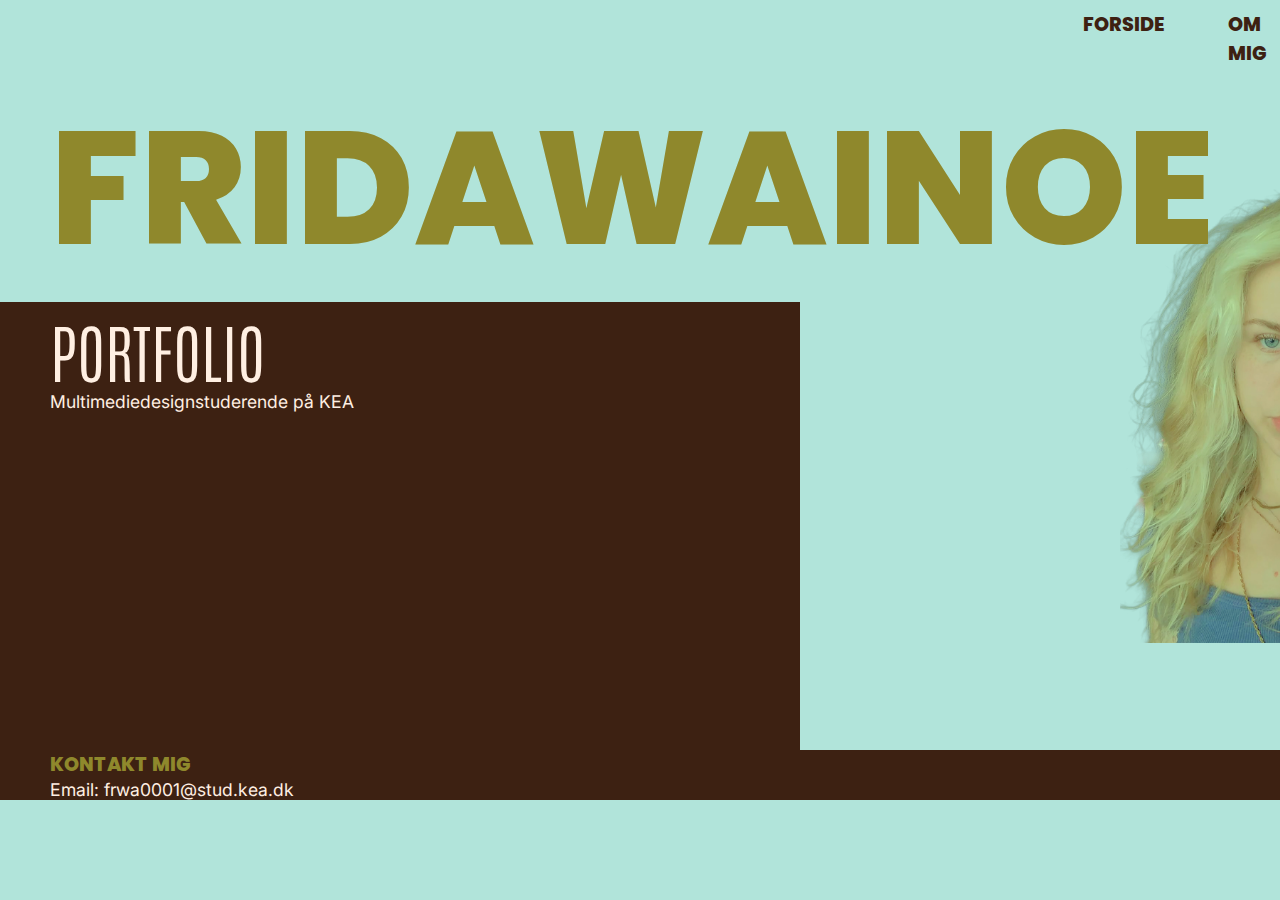
<file: index.html>
<!DOCTYPE html>
<html lang="da">

<head>
    <meta charset="UTF-8">
    <meta name="viewport" content="width=device-width, initial-scale=1.0">
    <meta name="robots" content="noindex">
    <title>Forside</title>

    <link rel="stylesheet" href="style.css">
    <link rel="stylesheet" href="layout.css">
    <link rel="icon" type="image/x-icon" href="img/disko.svg">
    <link rel="preconnect" href="https://fonts.googleapis.com">
    <link rel="preconnect" href="https://fonts.gstatic.com" crossorigin>
    <link
        href="https://fonts.googleapis.com/css2?family=Antonio:wght@100..700&family=Inter:ital,opsz,wght@0,14..32,100..900;1,14..32,100..900&family=Poppins:ital,wght@0,100;0,200;0,300;0,400;0,500;0,600;0,700;0,800;0,900;1,100;1,200;1,300;1,400;1,500;1,600;1,700;1,800;1,900&display=swap"
        rel="stylesheet">
</head>


<body class="side1">
    <header>
        <nav class="menu">
            <div class="logo">
                <h3>FRIDAWAINOE</h3>
            </div>
            <ul class="links">
                <li> <a href="index.html">FORSIDE</a></li>
                <li> <a href="om_mig.html">OM MIG</a></li>
                <li> <a href="projekter.html">PROJEKTER</a></li>
            </ul>
            <div class="burger">
                <div class="line"></div>
                <div class="line"></div>
                <div class="line"></div>
            </div>
        </nav>
    </header>

    <main>
        <section>
            <div class="overskrift-slidein">
                <h1>FRIDAWAINOE</h1>
            </div>
            <h2>PORTFOLIO</h2>
            <p>Multimediedesignstuderende på KEA</p>
            <div class="firkant">
            </div>
        </section>
    </main>

    <footer class="footer">
        <h3>KONTAKT MIG</h3>
        <p>
            Email: <a href="mailto:frwa0001@stud.kea.dk">frwa0001@stud.kea.dk</a>
        </p>
    </footer>
    <script src="menu.js" defer></script>
</body>

</html>
</file>
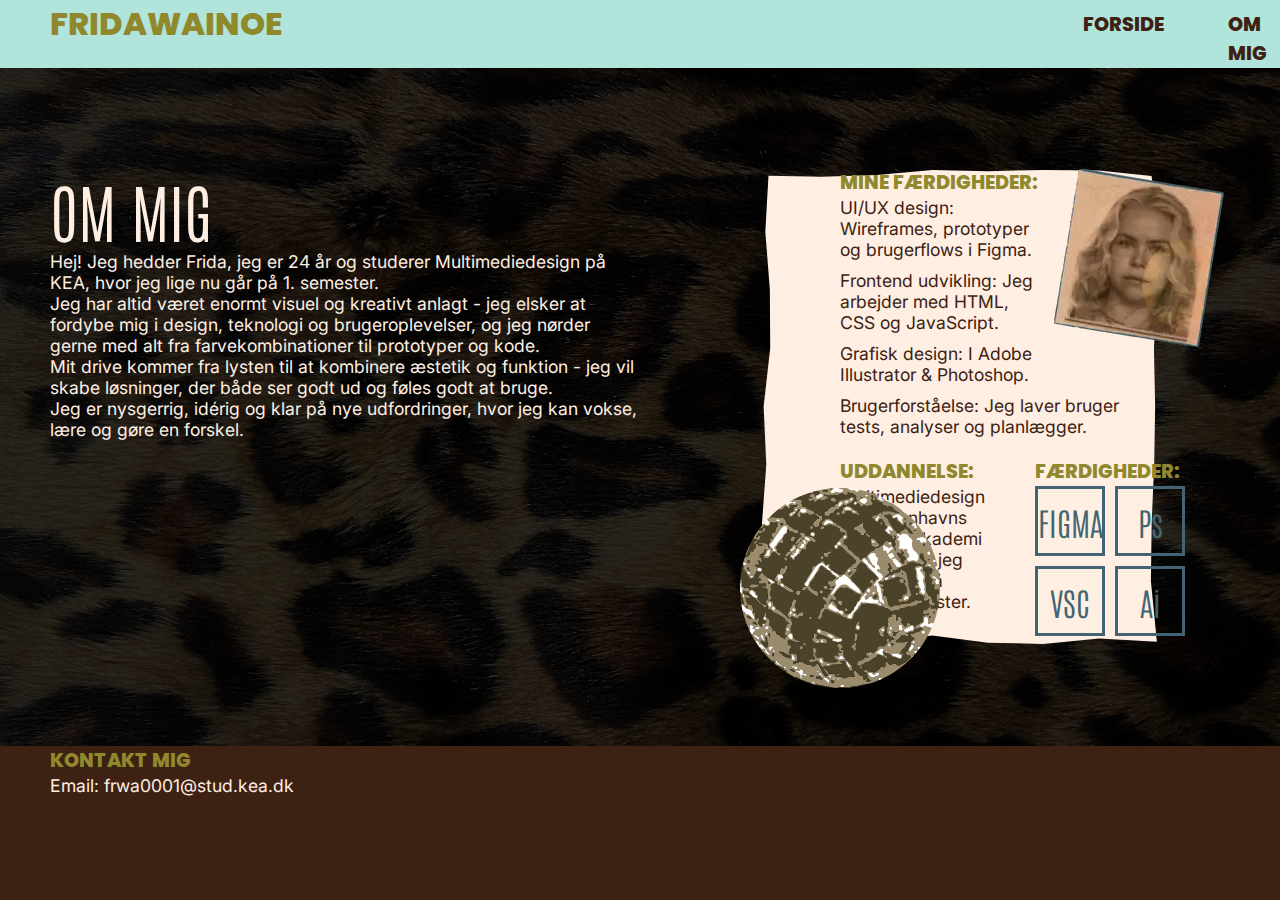
<file: om_mig.html>
<!DOCTYPE html>
<html lang="da">

<head>
    <meta charset="UTF-8">
    <meta name="viewport" content="width=device-width, initial-scale=1.0">
    <meta name="robots" content="noindex">
    <title>Om mig</title>

    <link rel="stylesheet" href="style.css">
    <link rel="stylesheet" href="layout.css">
    <link rel="icon" type="image/x-icon" href="img/disko.svg">
    <link rel="preconnect" href="https://fonts.googleapis.com">
    <link rel="preconnect" href="https://fonts.gstatic.com" crossorigin>
    <link
        href="https://fonts.googleapis.com/css2?family=Antonio:wght@100..700&family=Inter:ital,opsz,wght@0,14..32,100..900;1,14..32,100..900&family=Poppins:ital,wght@0,100;0,200;0,300;0,400;0,500;0,600;0,700;0,800;0,900;1,100;1,200;1,300;1,400;1,500;1,600;1,700;1,800;1,900&display=swap"
        rel="stylesheet">
</head>


<body class="side2">
    <header>
        <nav class="menu">
            <div class="logo">
                <h3>FRIDAWAINOE</h3>
            </div>
            <ul class="links">
                <li> <a href="index.html">FORSIDE</a></li>
                <li> <a href="om_mig.html">OM MIG</a></li>
                <li> <a href="projekter.html">PROJEKTER</a></li>
            </ul>
            <div class="burger">
                <div class="line"></div>
                <div class="line"></div>
                <div class="line"></div>
            </div>
        </nav>
    </header>

    <main>
        <section class="om_mig">
            <div class="box2">
                <h1>OM MIG</h1>
                <p>Hej! Jeg hedder Frida, jeg er 24 år og studerer Multimediedesign på KEA, hvor jeg lige nu går på 1.
                    semester.
                </p>
                <p>
                    Jeg har altid været enormt visuel og kreativt anlagt - jeg elsker at fordybe mig i design, teknologi
                    og
                    brugeroplevelser, og jeg nørder gerne med alt fra farvekombinationer til prototyper og
                    kode.
                </p>
                <p>
                    Mit drive kommer fra lysten til at kombinere æstetik og funktion - jeg vil skabe løsninger, der både
                    ser
                    godt ud og føles godt at bruge. </p>
                <p>Jeg er nysgerrig, idérig og klar på nye udfordringer, hvor jeg kan vokse, lære og gøre
                    en forskel.</p>
            </div>

            <div class="papir">
                <div class="box3">
                    <img class="mig" src="img/mig.webp" alt="billede af mig">
                    <div class="box3-1">
                        <h4> MINE FÆRDIGHEDER:</h4>

                        <p> UI/UX design: Wireframes, prototyper og
                            brugerflows i Figma.
                        </p>
                        <p>
                            Frontend udvikling: Jeg arbejder med HTML, CSS og JavaScript.
                        </p>
                        <p>
                            Grafisk design: I Adobe Illustrator & Photoshop.
                        </p>
                    </div>
                    <p>
                        Brugerforståelse: Jeg laver bruger tests, analyser og planlægger.</p>
                    <div class="box3-2">
                        <div class="box3-2-1">
                            <h4>UDDANNELSE:</h4>

                            <p>Multimediedesign på Københavns Erhvervsakademi (KEA), hvor jeg aktuelt er på første
                                semester.
                            </p>
                        </div>
                        <div class="box3-2-2">
                            <h4>FÆRDIGHEDER:</h4>
                            <div class="minibox">
                                <h5>FIGMA</h5>
                                <h5>Ps</h5>
                                <h5>VSC</h5>
                                <h5>Ai</h5>
                            </div>
                        </div>
                    </div>
                </div>
            </div>
            <img class="disko" src="img/disko.svg" alt="diskokugle">
        </section>

    </main>

    <footer class="footer">
        <h3>KONTAKT MIG</h3>
        <p>
            Email: <a href="mailto:frwa0001@stud.kea.dk">frwa0001@stud.kea.dk</a>
        </p>
    </footer>
    <script src="menu.js"></script>
</body>

</html>
</file>
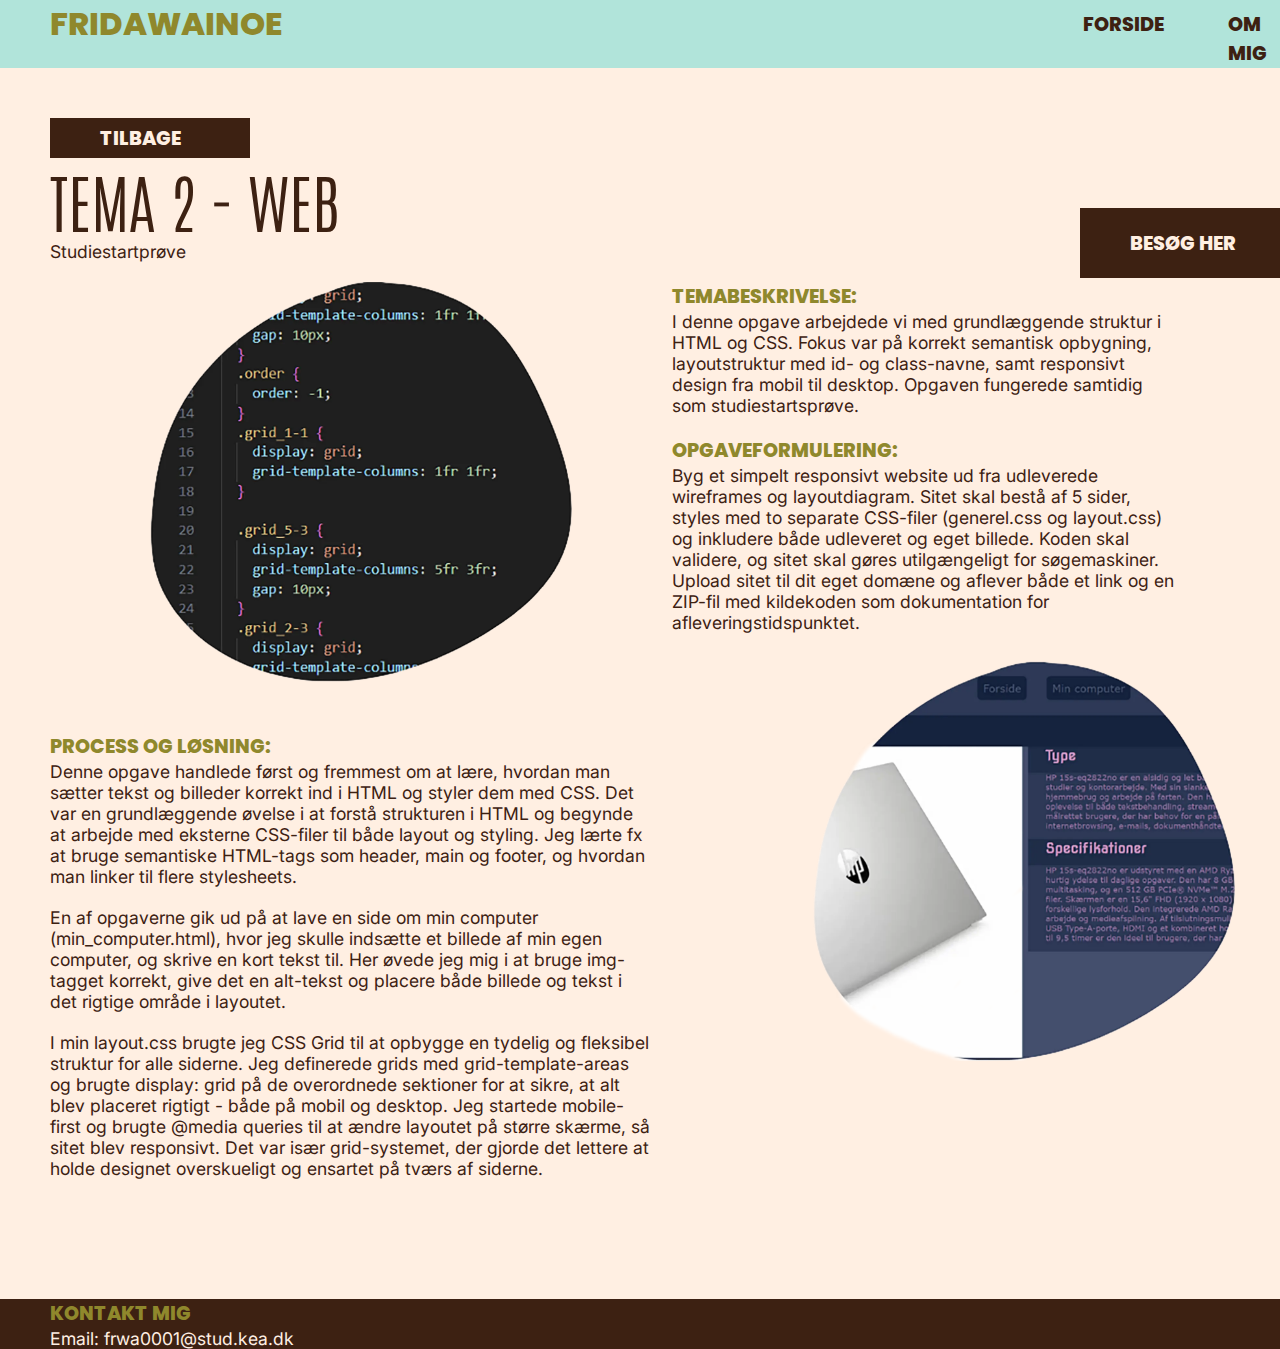
<file: tema2.html>
<!DOCTYPE html>
<html lang="da">

<head>
    <meta charset="UTF-8">
    <meta name="viewport" content="width=device-width, initial-scale=1.0">
    <meta name="robots" content="noindex">
    <title>Tema 2</title>

    <link rel="stylesheet" href="style.css">
    <link rel="stylesheet" href="layout.css">
    <link rel="icon" type="image/x-icon" href="img/disko.svg">
    <link rel="preconnect" href="https://fonts.googleapis.com">
    <link rel="preconnect" href="https://fonts.gstatic.com" crossorigin>
    <link
        href="https://fonts.googleapis.com/css2?family=Antonio:wght@100..700&family=Inter:ital,opsz,wght@0,14..32,100..900;1,14..32,100..900&family=Poppins:ital,wght@0,100;0,200;0,300;0,400;0,500;0,600;0,700;0,800;0,900;1,100;1,200;1,300;1,400;1,500;1,600;1,700;1,800;1,900&display=swap"
        rel="stylesheet">
</head>


<body class="side4-5-6-7">
    <header>
        <nav class="menu">
            <div class="logo">
                <h3>FRIDAWAINOE</h3>
            </div>
            <ul class="links">
                <li> <a href="index.html">FORSIDE</a></li>
                <li> <a href="om_mig.html">OM MIG</a></li>
                <li> <a href="projekter.html">PROJEKTER</a></li>
            </ul>
            <div class="burger">
                <div class="line"></div>
                <div class="line"></div>
                <div class="line"></div>
            </div>
        </nav>
    </header>

    <main>
        <section class="tema">
            <a class="tilbage" href="projekter.html">TILBAGE</a>
            <div class="box5">
                <div>
                    <h2>TEMA 2 - WEB</h2>
                    <p>Studiestartprøve</p>
                </div>
                <a href="https://fridawainoe.dk/kea/02_web/01_website/website/" target="_blank">BESØG HER</a>
            </div>
            <div class="box6">
                <img class="web1" src="img/web1.webp" alt="billede af kode">
                <div>
                    <h4>TEMABESKRIVELSE:</h4>
                    <p>I denne opgave arbejdede vi med grundlæggende struktur i HTML og CSS. Fokus var på korrekt
                        semantisk
                        opbygning,
                        layoutstruktur med id- og class-navne, samt responsivt design fra mobil til desktop. Opgaven
                        fungerede
                        samtidig som
                        studiestartsprøve.</p>
                    <h4>OPGAVEFORMULERING:</h4>
                    <p>Byg et simpelt responsivt website ud fra udleverede wireframes og layoutdiagram. Sitet skal bestå
                        af
                        5
                        sider,
                        styles med
                        to separate CSS-filer (generel.css og layout.css) og inkludere både udleveret og eget billede.
                        Koden
                        skal
                        validere, og
                        sitet skal gøres utilgængeligt for søgemaskiner. Upload sitet til dit eget domæne og aflever
                        både et
                        link og
                        en ZIP-fil
                        med kildekoden som dokumentation for afleveringstidspunktet.</p>
                </div>
            </div>
            <h4>PROCESS OG LØSNING:</h4>
            <div class="box7">
                <div>
                    <p>Denne opgave handlede først og fremmest om at lære, hvordan man sætter tekst og billeder korrekt
                        ind
                        i
                        HTML
                        og styler
                        dem med CSS. Det var en grundlæggende øvelse i at forstå strukturen i HTML og begynde at arbejde
                        med
                        eksterne CSS-filer
                        til både layout og styling. Jeg lærte fx at bruge semantiske HTML-tags som header, main og
                        footer,
                        og
                        hvordan man
                        linker til flere stylesheets.</p>
                    <p>En af opgaverne gik ud på at lave en side om min computer (min_computer.html), hvor jeg skulle
                        indsætte
                        et
                        billede af min egen computer, og skrive en kort tekst til. Her øvede jeg mig i at bruge
                        img-tagget
                        korrekt, give det en alt-tekst og placere både billede og tekst i det rigtige område i layoutet.
                    </p>
                    <p>I min layout.css brugte jeg CSS Grid til at opbygge en tydelig og fleksibel
                        struktur for alle siderne. Jeg definerede grids med grid-template-areas og brugte display: grid
                        på
                        de
                        overordnede sektioner for at sikre, at alt blev placeret rigtigt - både på mobil og desktop. Jeg
                        startede
                        mobile-first og brugte @media queries til at ændre layoutet på større skærme, så sitet blev
                        responsivt.
                        Det
                        var især grid-systemet, der gjorde det lettere at holde designet overskueligt og ensartet på
                        tværs
                        af
                        siderne.</p>
                </div>
                <img class="web2" src="img/web2.webp" alt="billede af siden om min computer">
            </div>
        </section>
    </main>

    <footer class="footer">
        <h3>KONTAKT MIG</h3>
        <p>
            Email: <a href="mailto:frwa0001@stud.kea.dk">frwa0001@stud.kea.dk</a>
        </p>
    </footer>
    <script src="menu.js"></script>
</body>

</html>
</file>
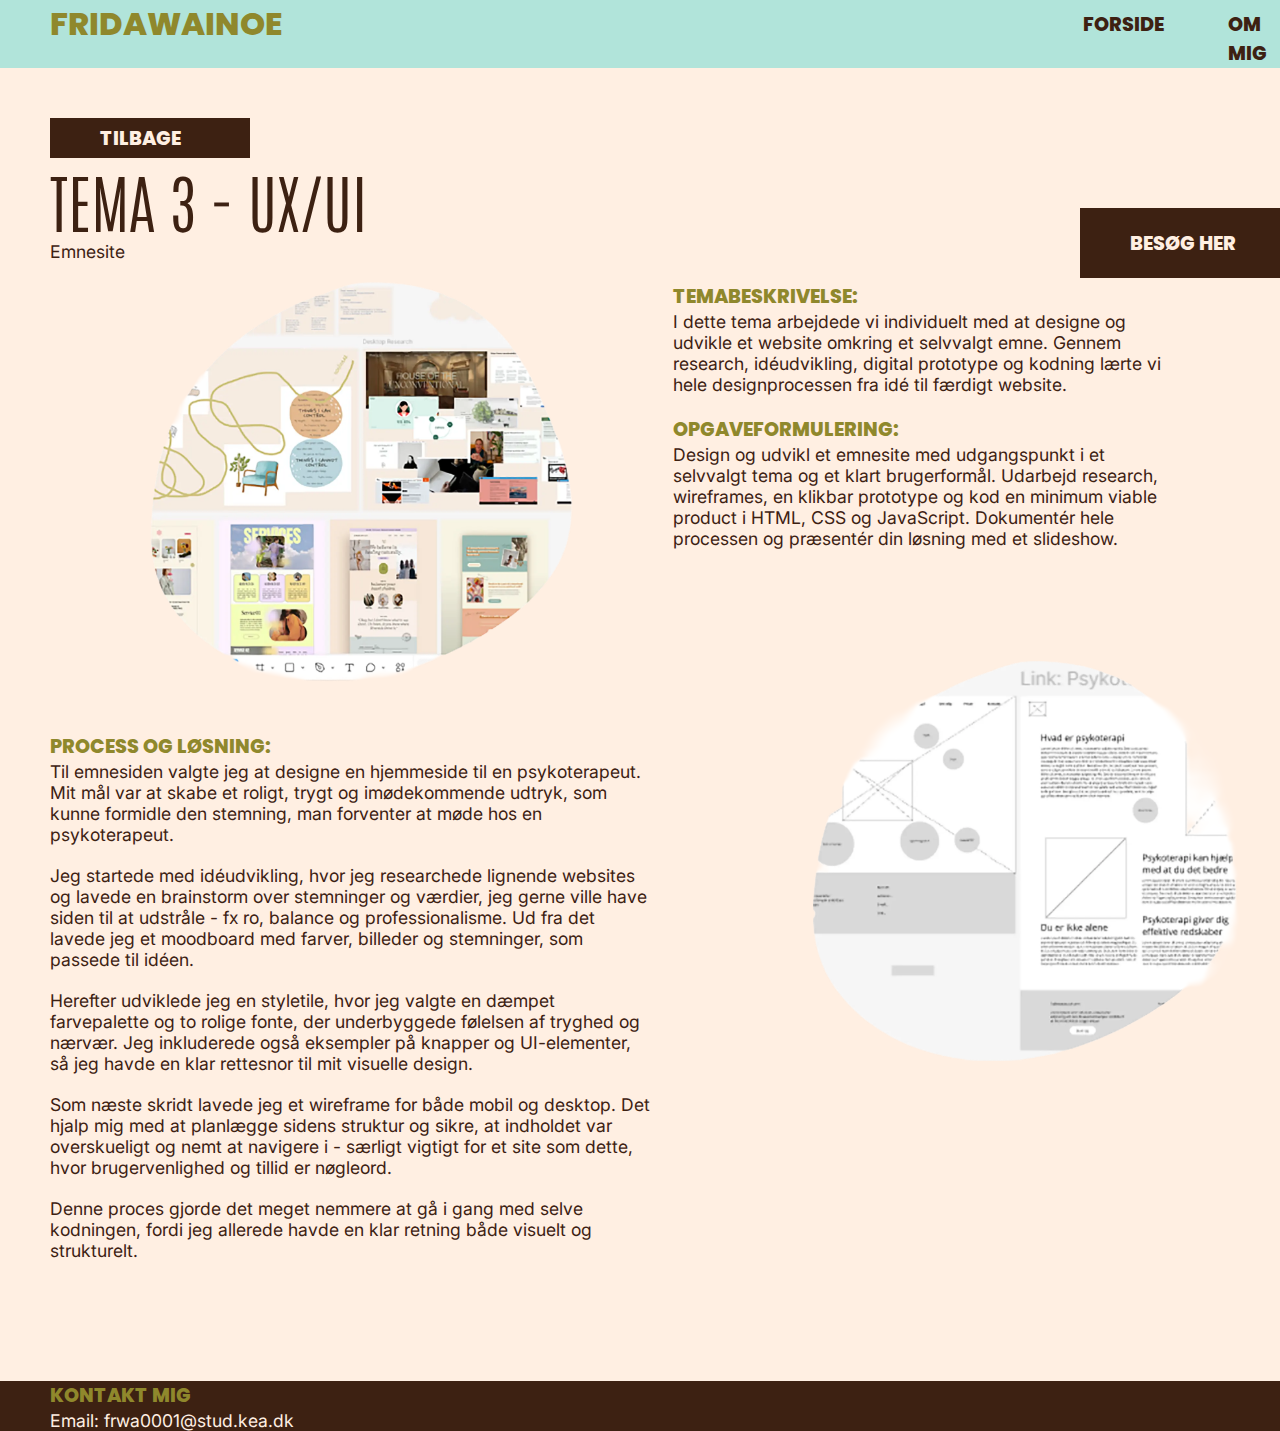
<file: tema3.html>
<!DOCTYPE html>
<html lang="da">

<head>
    <meta charset="UTF-8">
    <meta name="viewport" content="width=device-width, initial-scale=1.0">
    <meta name="robots" content="noindex">
    <title>Tema 3</title>

    <link rel="stylesheet" href="style.css">
    <link rel="stylesheet" href="layout.css">
    <link rel="icon" type="image/x-icon" href="img/disko.svg">
    <link rel="preconnect" href="https://fonts.googleapis.com">
    <link rel="preconnect" href="https://fonts.gstatic.com" crossorigin>
    <link
        href="https://fonts.googleapis.com/css2?family=Antonio:wght@100..700&family=Inter:ital,opsz,wght@0,14..32,100..900;1,14..32,100..900&family=Poppins:ital,wght@0,100;0,200;0,300;0,400;0,500;0,600;0,700;0,800;0,900;1,100;1,200;1,300;1,400;1,500;1,600;1,700;1,800;1,900&display=swap"
        rel="stylesheet">
</head>


<body class="side4-5-6-7">
    <header>
        <nav class="menu">
            <div class="logo">
                <h3>FRIDAWAINOE</h3>
            </div>
            <ul class="links">
                <li> <a href="index.html">FORSIDE</a></li>
                <li> <a href="om_mig.html">OM MIG</a></li>
                <li> <a href="projekter.html">PROJEKTER</a></li>
            </ul>
            <div class="burger">
                <div class="line"></div>
                <div class="line"></div>
                <div class="line"></div>
            </div>
        </nav>
    </header>

    <main>
        <section class="tema">
            <a class="tilbage" href="projekter.html">TILBAGE</a>
            <div class="box5">
                <div>
                    <h2>TEMA 3 - UX/UI</h2>
                    <p>Emnesite</p>
                </div>
                <a href="https://fridawainoe.dk/kea/03_ux/psykoterapeut_hjemmeside/" target="_blank">BESØG HER</a>
            </div>
            <div class="box6">
                <img class="uxui1" src="img/uxui1.webp" alt="billede af moodboard">
                <div>
                    <h4>TEMABESKRIVELSE:</h4>
                    <p>I dette tema arbejdede vi individuelt med at designe og udvikle et website omkring et selvvalgt
                        emne.
                        Gennem
                        research,
                        idéudvikling, digital prototype og kodning lærte vi hele designprocessen fra idé til færdigt
                        website.
                    </p>
                    <h4>OPGAVEFORMULERING:</h4>
                    <p>Design og udvikl et emnesite med udgangspunkt i et selvvalgt tema og et klart brugerformål.
                        Udarbejd
                        research,
                        wireframes, en klikbar prototype og kod en minimum viable product i HTML, CSS og JavaScript.
                        Dokumentér
                        hele
                        processen
                        og præsentér din løsning med et slideshow.</p>
                </div>
            </div>
            <h4>PROCESS OG LØSNING:</h4>
            <div class="box7">
                <div>
                    <p>Til emnesiden valgte jeg at designe en hjemmeside til en psykoterapeut. Mit mål var at skabe et
                        roligt,
                        trygt
                        og
                        imødekommende udtryk, som kunne formidle den stemning, man forventer at møde hos en
                        psykoterapeut.
                    </p>
                    <p>
                        Jeg startede med idéudvikling, hvor jeg researchede lignende websites og lavede en brainstorm
                        over
                        stemninger og
                        værdier, jeg gerne ville have siden til at udstråle - fx ro, balance og professionalisme. Ud fra
                        det
                        lavede
                        jeg et
                        moodboard med farver, billeder og stemninger, som passede til idéen.
                    </p>
                    <p>
                        Herefter udviklede jeg en styletile, hvor jeg valgte en dæmpet farvepalette og to rolige fonte,
                        der
                        underbyggede
                        følelsen af tryghed og nærvær. Jeg inkluderede også eksempler på knapper og UI-elementer, så jeg
                        havde
                        en
                        klar rettesnor
                        til mit visuelle design.
                    </p>
                    <p>
                        Som næste skridt lavede jeg et wireframe for både mobil og desktop. Det hjalp mig med at
                        planlægge
                        sidens
                        struktur og
                        sikre, at indholdet var overskueligt og nemt at navigere i - særligt vigtigt for et site som
                        dette, hvor
                        brugervenlighed
                        og tillid er nøgleord.
                    </p>
                    <p>
                        Denne proces gjorde det meget nemmere at gå i gang med selve kodningen, fordi jeg allerede havde
                        en klar
                        retning både
                        visuelt og strukturelt.</p>
                </div>
                <img class="uxui2" src="img/uxui2.webp" alt="billede af wireframe">
            </div>
        </section>
    </main>

    <footer class="footer">
        <h3>KONTAKT MIG</h3>
        <p>
            Email: <a href="mailto:frwa0001@stud.kea.dk">frwa0001@stud.kea.dk</a>
        </p>
    </footer>
    <script src="menu.js"></script>
</body>

</html>
</file>
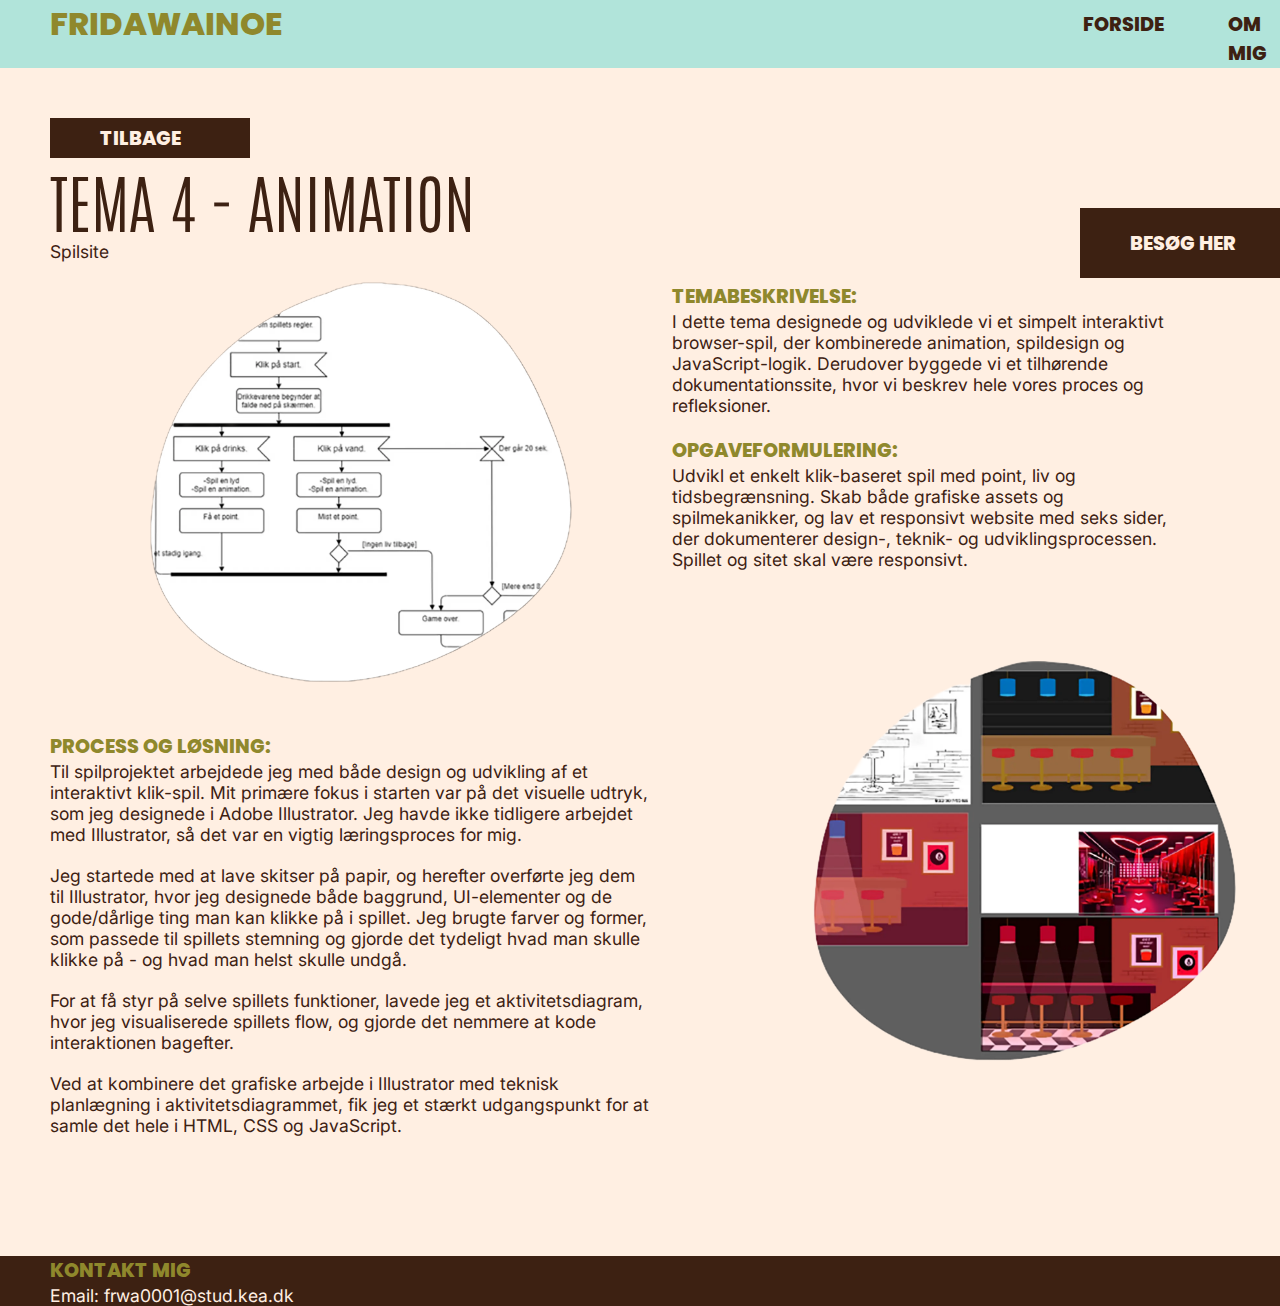
<file: tema4.html>
<!DOCTYPE html>
<html lang="da">

<head>
    <meta charset="UTF-8">
    <meta name="viewport" content="width=device-width, initial-scale=1.0">
    <meta name="robots" content="noindex">
    <title>Tema 4</title>

    <link rel="stylesheet" href="style.css">
    <link rel="stylesheet" href="layout.css">
    <link rel="icon" type="image/x-icon" href="img/disko.svg">
    <link rel="preconnect" href="https://fonts.googleapis.com">
    <link rel="preconnect" href="https://fonts.gstatic.com" crossorigin>
    <link
        href="https://fonts.googleapis.com/css2?family=Antonio:wght@100..700&family=Inter:ital,opsz,wght@0,14..32,100..900;1,14..32,100..900&family=Poppins:ital,wght@0,100;0,200;0,300;0,400;0,500;0,600;0,700;0,800;0,900;1,100;1,200;1,300;1,400;1,500;1,600;1,700;1,800;1,900&display=swap"
        rel="stylesheet">

</head>


<body class="side4-5-6-7">
    <header>
        <nav class="menu">
            <div class="logo">
                <h3>FRIDAWAINOE</h3>
            </div>
            <ul class="links">
                <li> <a href="index.html">FORSIDE</a></li>
                <li> <a href="om_mig.html">OM MIG</a></li>
                <li> <a href="projekter.html">PROJEKTER</a></li>
            </ul>
            <div class="burger">
                <div class="line"></div>
                <div class="line"></div>
                <div class="line"></div>
            </div>
        </nav>
    </header>

    <main>
        <section class="tema">
            <a class="tilbage" href="projekter.html">TILBAGE</a>
            <div class="box5">
                <div>
                    <h2>TEMA 4 - ANIMATION</h2>
                    <p>Spilsite</p>
                </div>
                <a href="https://fridawainoe.dk/kea/04_animation/website/version2/" target="_blank">BESØG HER</a>
            </div>
            <div class="box6">
                <img class="animation1" src="img/animation1.webp" alt="billede af aktivitetsdiagram">
                <div>
                    <h4>TEMABESKRIVELSE:</h4>
                    <p>I dette tema designede og udviklede vi et simpelt interaktivt browser-spil, der kombinerede
                        animation,
                        spildesign og
                        JavaScript-logik. Derudover byggede vi et tilhørende dokumentationssite, hvor vi beskrev hele
                        vores
                        proces
                        og
                        refleksioner.</p>
                    <h4>OPGAVEFORMULERING:</h4>
                    <p>Udvikl et enkelt klik-baseret spil med point, liv og tidsbegrænsning. Skab både grafiske assets
                        og
                        spilmekanikker, og
                        lav et responsivt website med seks sider, der dokumenterer design-, teknik- og
                        udviklingsprocessen.
                        Spillet
                        og sitet
                        skal være responsivt.</p>
                </div>
            </div>
            <h4>PROCESS OG LØSNING:</h4>
            <div class="box7">
                <div>
                    <p>Til spilprojektet arbejdede jeg med både design og udvikling af et interaktivt klik-spil. Mit
                        primære
                        fokus i
                        starten
                        var på det visuelle udtryk, som jeg designede i Adobe Illustrator. Jeg havde ikke tidligere
                        arbejdet
                        med
                        Illustrator, så
                        det var en vigtig læringsproces for mig.
                    </p>
                    <p>
                        Jeg startede med at lave skitser på papir, og herefter overførte jeg dem til Illustrator, hvor
                        jeg
                        designede
                        både
                        baggrund, UI-elementer og de gode/dårlige ting man kan klikke på i spillet. Jeg brugte farver og
                        former,
                        som
                        passede til
                        spillets stemning og gjorde det tydeligt hvad man skulle klikke på - og hvad man helst skulle
                        undgå.
                    </p>
                    <p>
                        For at få styr på selve spillets funktioner, lavede jeg et aktivitetsdiagram, hvor jeg
                        visualiserede
                        spillets flow, og
                        gjorde det nemmere at kode interaktionen bagefter.
                    </p>
                    <p>
                        Ved at kombinere det grafiske arbejde i Illustrator med teknisk planlægning i
                        aktivitetsdiagrammet,
                        fik
                        jeg
                        et stærkt
                        udgangspunkt for at samle det hele i HTML, CSS og JavaScript.</p>
                </div>
                <img class="animation2" src="img/animation2.webp" alt="billede af designsprocessen i Illustrator">
            </div>
        </section>
    </main>

    <footer class="footer">
        <h3>KONTAKT MIG</h3>
        <p>
            Email: <a href="mailto:frwa0001@stud.kea.dk">frwa0001@stud.kea.dk</a>
        </p>
    </footer>
    <script src="menu.js"></script>
</body>

</html>
</file>
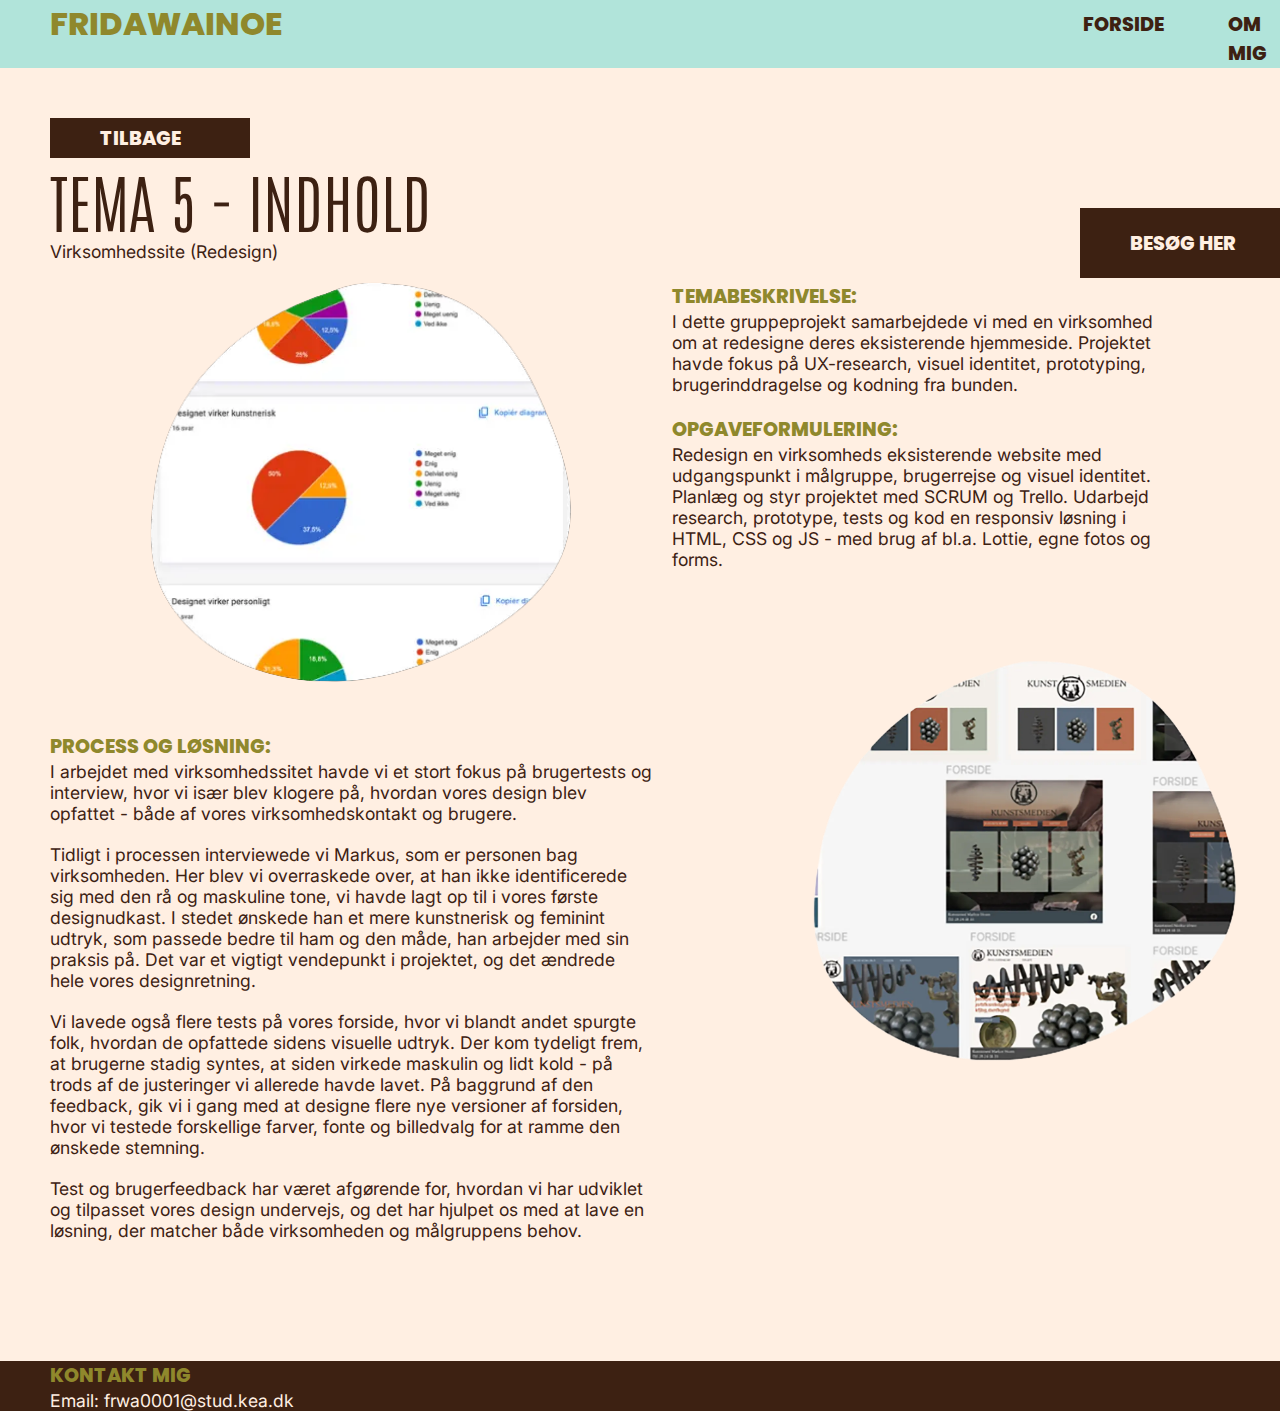
<file: tema5.html>
<!DOCTYPE html>
<html lang="da">

<head>
    <meta charset="UTF-8">
    <meta name="viewport" content="width=device-width, initial-scale=1.0">
    <meta name="robots" content="noindex">
    <title>Tema 5</title>

    <link rel="stylesheet" href="style.css">
    <link rel="stylesheet" href="layout.css">
    <link rel="icon" type="image/x-icon" href="img/disko.svg">
    <link rel="preconnect" href="https://fonts.googleapis.com">
    <link rel="preconnect" href="https://fonts.gstatic.com" crossorigin>
    <link
        href="https://fonts.googleapis.com/css2?family=Antonio:wght@100..700&family=Inter:ital,opsz,wght@0,14..32,100..900;1,14..32,100..900&family=Poppins:ital,wght@0,100;0,200;0,300;0,400;0,500;0,600;0,700;0,800;0,900;1,100;1,200;1,300;1,400;1,500;1,600;1,700;1,800;1,900&display=swap"
        rel="stylesheet">
</head>


<body class="side4-5-6-7">
    <header>
        <nav class="menu">
            <div class="logo">
                <h3>FRIDAWAINOE</h3>
            </div>
            <ul class="links">
                <li> <a href="index.html">FORSIDE</a></li>
                <li> <a href="om_mig.html">OM MIG</a></li>
                <li> <a href="projekter.html">PROJEKTER</a></li>
            </ul>
            <div class="burger">
                <div class="line"></div>
                <div class="line"></div>
                <div class="line"></div>
            </div>
        </nav>
    </header>

    <main>
        <section class="tema">
            <a class="tilbage" href="projekter.html">TILBAGE</a>
            <div class="box5">
                <div>
                    <h2>TEMA 5 - INDHOLD</h2>
                    <p>Virksomhedssite (Redesign)</p>
                </div>
                <a href="https://fridawainoe.dk/kea/05_indhold/kunstsmedien/" target="_blank">BESØG HER</a>
            </div>
            <div class="box6">
                <img class="indhold1" src="img/indhold1.webp" alt="billede af undersøgelse">
                <div>
                    <h4>TEMABESKRIVELSE:</h4>
                    <p>I dette gruppeprojekt samarbejdede vi med en virksomhed om at redesigne deres eksisterende
                        hjemmeside.
                        Projektet havde
                        fokus på UX-research, visuel identitet, prototyping, brugerinddragelse og kodning fra bunden.
                    </p>
                    <h4>OPGAVEFORMULERING:</h4>
                    <p>Redesign en virksomheds eksisterende website med udgangspunkt i målgruppe, brugerrejse og visuel
                        identitet.
                        Planlæg og
                        styr projektet med SCRUM og Trello. Udarbejd research, prototype, tests og kod en responsiv
                        løsning
                        i
                        HTML,
                        CSS og JS -
                        med brug af bl.a. Lottie, egne fotos og forms.</p>
                </div>
            </div>
            <h4>PROCESS OG LØSNING:</h4>
            <div class="box7">
                <div>
                    <p>I arbejdet med virksomhedssitet havde vi et stort fokus på brugertests og interview, hvor vi især
                        blev
                        klogere på,
                        hvordan vores design blev opfattet - både af vores virksomhedskontakt og brugere.
                    </p>
                    <p>
                        Tidligt i processen interviewede vi Markus, som er personen bag virksomheden. Her blev vi
                        overraskede
                        over,
                        at han ikke
                        identificerede sig med den rå og maskuline tone, vi havde lagt op til i vores første
                        designudkast. I
                        stedet
                        ønskede han
                        et mere kunstnerisk og feminint udtryk, som passede bedre til ham og den måde, han arbejder med
                        sin
                        praksis
                        på. Det var
                        et vigtigt vendepunkt i projektet, og det ændrede hele vores designretning.
                    </p>
                    <p>
                        Vi lavede også flere tests på vores forside, hvor vi blandt andet spurgte folk, hvordan de
                        opfattede
                        sidens
                        visuelle
                        udtryk. Der kom tydeligt frem, at brugerne stadig syntes, at siden virkede maskulin og lidt kold
                        -
                        på
                        trods
                        af de
                        justeringer vi allerede havde lavet. På baggrund af den feedback, gik vi i gang med at designe
                        flere
                        nye
                        versioner af
                        forsiden, hvor vi testede forskellige farver, fonte og billedvalg for at ramme den ønskede
                        stemning.
                    </p>
                    <p>
                        Test og brugerfeedback har været afgørende for, hvordan vi har udviklet og tilpasset vores
                        design
                        undervejs,
                        og det har
                        hjulpet os med at lave en løsning, der matcher både virksomheden og målgruppens behov.</p>
                </div>
                <img class="indhold2" src="img/indhold2.webp" alt="billede af udkast af forsiden">
            </div>
        </section>
    </main>

    <footer class="footer">
        <h3>KONTAKT MIG</h3>
        <p>
            Email: <a href="mailto:frwa0001@stud.kea.dk">frwa0001@stud.kea.dk</a>
        </p>
    </footer>
    <script src="menu.js"></script>
</body>

</html>
</file>
<file: style.css>
/* ========== RESET ========== */

* {
  margin: 0;
  padding: 0;
  box-sizing: border-box;
}

/* ========== MENU ========== */

/* TYPOGRAFI */

h3 {
  font-family: poppins, serif;
  font-size: 2rem;
  font-weight: 800;
  color: #8f882c;
  margin-left: 50px;
}

.links a {
  text-decoration: none;
  font-family: poppins, serif;
  font-size: 1.2rem;
  font-weight: 800;
  color: #3d2112;
}

/* NAVIGATION */

.menu {
  display: flex;
  background-color: #b1e4da;
}

.links {
  list-style: none;
  display: flex;
  margin-left: 50rem;
  gap: 4rem;
  margin-top: 10px;
}

/* ========== FORSIDE (SIDE1) ========== */

/* TYPOGRAFI */

h1 {
  font-family: poppins, serif;
  font-size: 10rem;
  color: #8f882c;
  font-weight: 800;
  margin-left: 50px;
}

h2 {
  font-family: antonio, serif;
  font-size: 4rem;
  color: #ffefe2;
  font-weight: 200;
  margin-left: 50px;
}

.side1 h3 {
  color: #b1e4da;
}

p {
  font-family: inter, serif;
  font-size: 1.1rem;
  color: #ffefe2;
  margin-left: 50px;
}

/* ========== OM MIG (SIDE2) ========== */

/* TYPOGRAFI */

.side2 h1 {
  font-family: antonio, serif;
  font-size: 4rem;
  color: #ffefe2;
  font-weight: 200;
  margin-left: 50px;
}

.side2 h4 {
  font-family: poppins, serif;
  font-size: 1.2rem;
  color: #8f882c;
  font-weight: 800;
  margin-left: 50px;
}

.side2 h5 {
  font-family: antonio, serif;
  font-size: 2rem;
  color: #436573;
  font-weight: 200;
  border-color: #436573;
  border: 3px solid;
  display: flex;
  justify-content: center;
  align-items: center;
}

.side2 p {
  font-family: inter, serif;
  font-size: 1.1rem;
  color: #ffefe2;
  margin-left: 50px;
}

.papir p {
  color: #3d2112;
}

.box3-2-1 h4,
.box3-2-2 h4 {
  color: #8f882c;
  font-weight: 800;
}

/* ========== PROJEKTER (SIDE3) ========== */

/* BAGGRUND */

.side3 {
  background-color: #ffefe2;
}

/*TYPOGRAFI*/

.side3 h1 {
  font-family: antonio, serif;
  font-size: 4rem;
  color: #3d2112;
  font-weight: 200;
  margin-left: 50px;
  margin-top: 50px;
}

.side3 p {
  font-family: inter, serif;
  font-size: 1.1rem;
  color: #ffefe2;
  margin-left: 50px;
}

/*NAVIGATION*/

.temaer a {
  text-decoration: none;
  font-family: poppins, serif;
  font-size: 1.4rem;
  color: #436573;
  font-weight: 800;
  border: 3px solid;
}

/* ========== TEMAER (SIDE4,5,6 OG 7) ========== */

/* BAGGRUND */

.side4-5-6-7 {
  background-color: #ffefe2;
}

/*TYPOGRAFI*/

.side4-5-6-7 h2 {
  font-family: antonio, serif;
  font-size: 4rem;
  color: #3d2112;
  font-weight: 200;
  margin-left: 50px;
}

.side4-5-6-7 h4 {
  font-family: poppins, serif;
  font-size: 1.2rem;
  color: #8f882c;
  font-weight: 800;
  margin-left: 50px;
}

.side4-5-6-7 p {
  font-family: inter, serif;
  font-size: 1.1rem;
  color: #3d2112;
  margin-left: 50px;
  margin-bottom: 20px;
}

/*NAVIGATION*/

.tilbage,
.box5 a {
  text-decoration: none;
  font-family: poppins, serif;
  font-size: 1.2rem;
  font-weight: 800;
  background-color: #3d2112;
  color: #ffefe2;
}

/* ========== FOOTER ========== */

/* TYPOGRAFI */

.footer h3 {
  font-family: poppins, serif;
  font-size: 1.2rem;
  color: #8f882c;
  margin-left: 50px;
}

.footer p,
.footer a {
  font-family: inter, serif;
  font-size: 1.1rem;
  color: #ffefe2;
  margin-bottom: 0;
  text-decoration: none;
}

@media (max-width: 768px) {
  /* ========== MENU ========== */

  /* TYPOGRAFI */

  h3 {
    font-size: 2rem;
    margin-left: 100px;
  }

  /* ========== FORSIDE (SIDE1) ========== */

  /* TYPOGRAFI */

  h1 {
    font-size: 4rem;
    margin-left: 30px;
  }

  h2 {
    font-size: 2rem;
    margin-left: 30px;
    margin-top: 380px;
    position: absolute;
  }

  .side1 h3 {
    color: #b1e4da;
  }

  p {
    font-size: 1rem;
    margin-left: 30px;
    margin-top: 420px;
    position: absolute;
  }

  /* ========== OM MIG (SIDE2) ========== */

  /* TYPOGRAFI */

  .side2 h1 {
    font-size: 2rem;
    margin-left: 30px;
  }

  .side2 h4 {
    font-size: 1.1rem;
    margin-left: 30px;
  }

  .side2 h5 {
    font-size: 2rem;
  }

  .side2 p {
    font-size: 1rem;
    margin-left: 30px;
  }

  /* ========== PROJEKTER (SIDE3) ========== */

  /*TYPOGRAFI*/

  .side3 h1 {
    font-size: 2rem;
    margin-left: 30px;
    margin-top: 50px;
  }

  /*NAVIGATION*/

  .temaer a {
    text-decoration: none;
    font-family: poppins, serif;
    font-size: 1.1rem;
    color: #436573;
    background-color: #ffefe2;
    font-weight: 800;
    border: 3px solid;
  }

  /* ========== TEMAER (SIDE4,5,6 OG 7) ========== */

  /*TYPOGRAFI*/

  .side4-5-6-7 h2 {
    font-size: 2rem;
    margin-left: 30px;
  }

  .side4-5-6-7 h4 {
    font-size: 1.1rem;
    margin-left: 30px;
  }

  .side4-5-6-7 p {
    font-size: 1rem;
    margin-left: 30px;
  }

  /*NAVIGATION*/

  .tilbage,
  .box5 a {
    font-size: 1.1rem;
  }

  /* ========== FOOTER ========== */

  /* TYPOGRAFI */

  .footer h3 {
    font-size: 1.1rem;
    margin-left: 30px;
  }

  .footer p {
    font-size: 1rem;
    background-color: #3d2112;
    width: 100%;
    margin: 0;
    padding-left: 30px;
  }

  .footer a {
    font-size: 1rem;
  }
}
</file>
<file: layout.css>
/* ========== RESET ========== */

* {
  margin: 0;
  padding: 0;
  box-sizing: border-box;
}

/* ========== FORSIDE (side1) ========== */

/* BAGGRUNDSFARVE, BILLEDE OG FIRKANT */

.side1 {
  background-color: #b1e4da;
  background-image: url(img/mig_forside.webp);
  background-repeat: no-repeat;
  background-position: 70rem 11rem;
  background-size: 28%;
}

.firkant {
  width: 800px;
  height: 448px;
  background-color: #3d2112;
  margin-top: -110px;
}

/* ========== OM MIG (side2) ========== */

/* BAGGRUNDSFARVE, BILLEDE OG GRID */

.side2 {
  background-color: #3d2112;
}

.om_mig {
  background-image: url(img/baggrund.webp);
  background-repeat: no-repeat;
  background-position: center;
  background-size: 100%;
  display: grid;
  grid-template-columns: 1fr 1fr;
}

/* TEKSTBOKSE */

.box2 {
  margin-top: 100px;
}

.box3 {
  margin-top: 100px;
  width: 500px;
}

/* SVG-ELEMENT SOM BAGGRUND */

.papir {
  background-image: url(img/papir.svg);
  background-position: center;
  background-repeat: no-repeat;
  background-size: 62%;
  height: 678px;
}

/* TEKSTPLACERING PÅ SVG-ELEMENT */

.papir h4 {
  margin-left: 200px;
}

.papir p {
  margin-left: 200px;
}

.box3-1 {
  width: 400px;
}

.box3-1 p {
  margin-bottom: 10px;
}

.box3-2-1 h4 {
  margin-top: 20px;
}

.box3-2-2 h4 {
  margin-left: 50px;
  margin-top: 20px;
}

.side2 h5 {
  width: 70px;
  height: 70px;
}

/* BILLEDE OG SVG */

.mig {
  width: 170px;
  margin-left: 414px;
  position: absolute;
  margin-top: 0px;
}

.disko {
  position: absolute;
  width: 200px;
  margin-top: 420px;
  margin-left: 740px;
}

/* GRIDLAYOUT STOR OG LILLE BOX */

.box3-2 {
  display: grid;
  grid-template-columns: 1fr 1fr;
}

.minibox {
  display: grid;
  grid-template-columns: 1fr 1fr;
  gap: 10px;
  margin-right: 50px;
  margin-left: 50px;
}

/* ========== PROJEKTER (side3) ========== */

/* GRIDLAYOUT */

.projekter {
  display: grid;
  grid-template-columns: 1fr 1fr;
}

/* KNAPPER */

.temaer a {
  margin-left: 50px;
  width: 600px;
  height: 70px;
  display: flex;
  align-items: center;
  padding-left: 50px;
  margin-bottom: 10px;
}

/* BILLEDE OG BOX */

.taske {
  margin-top: 100px;
  margin-bottom: 50px;
  height: 850px;
}

.box4 {
  height: 680px;
  background-position: top;
  background-size: cover;
  background-repeat: no-repeat;
  overflow: hidden;
  margin-left: -100px;
}

/* ========== TEMAER (side4,5,6 og 7) ========== */

/* KNAPPER */

.tilbage {
  width: 200px;
  height: 40px;
  display: flex;
  align-items: center;
  padding-left: 50px;
  margin-top: 50px;
  margin-left: 50px;
}

.box5 a {
  width: 200px;
  height: 70px;
  display: flex;
  align-items: center;
  padding-left: 50px;
  margin-top: 50px;
  margin-left: 450px;
}

/* MARGIN PÅ TEKST */

.box6 p {
  margin-right: 100px;
  margin-left: 100px;
}

.box6 h4 {
  margin-left: 100px;
}

.box7 p {
  margin-right: 200px;
}

/* BILLEDER */

.web1,
.uxui1,
.animation1,
.indhold1 {
  height: 400px;
  margin-left: 150px;
  margin-bottom: 50px;
}

.web2,
.uxui2,
.animation2,
.indhold2 {
  height: 400px;
  margin-top: -100px;
  margin-left: -40px;
}

/* GRIDLAYOUT */

.box5 {
  display: grid;
  grid-template-columns: 1fr 1fr;
}

.box6 {
  display: grid;
  grid-template-columns: 1fr 2fr;
}

.box7 {
  display: grid;
  grid-template-columns: 2fr 1fr;
  margin-bottom: 100px;
}

/* FOOTER */

.footer {
  background-color: #3d2112;
  position: relative;
}

@media (max-width: 768px) {
  /* BURGERMENU */

  .burger {
    display: flex;
    flex-direction: column;
    justify-content: space-between;
    height: 30px;
    margin-left: -300px;
    margin-top: 10px;
    cursor: pointer;
    z-index: 20;
  }

  .burger .line {
    position: relative;
    z-index: 10;
    height: 6px;
    background-color: #3d2112;
    width: 50px;
    transition: 0.2s linear;
  }

  .links {
    display: none;
    flex-direction: column;
    gap: 20px;
    position: absolute;
    margin-left: 0;
    margin-top: 45px;
    padding: 30px;
    background-color: #b1e4da;
    z-index: 1000;
  }

  .links.active {
    display: flex;
  }

  .menu {
    align-items: flex-start;
  }

  /* ========== FORSIDE (side1) ========== */

  /* BAGGRUNDSFARVE, BILLEDE OG FIRKANT */

  .side1 {
    background-color: #b1e4da;
    background-image: url(img/mig_forside.webp);
    background-repeat: no-repeat;
    background-position: 250px 208px;
    background-size: 50%;
  }

  .firkant {
    width: 498px;
    height: 200px;
    background-color: #3d2112;
    margin-top: 380px;
  }

  /* ========== OM MIG (side2) ========== */

  /* BAGGRUNDSFARVE, BILLEDE OG GRID */

  .side2 {
    background-color: #3d2112;
  }

  .om_mig {
    background-image: url(img/baggrund.webp);
    background-size: 300%;
  }

  /* TEKSTBOKSE */

  .box2 {
    margin-top: 50px;
    width: 450px;
  }

  .box2 p {
    margin-top: 10px;
    position: relative;
  }

  /* SVG-ELEMENT SOM BAGGRUND */

  .papir {
    background-image: url(img/papir.svg);
    background-position: center;
    background-repeat: no-repeat;
    background-size: 80%;
    margin-left: -450px;
    margin-top: 300px;
  }

  /* TEKSTPLACERING PÅ SVG-ELEMENT */

  .papir h4 {
    margin-top: 130px;
    margin-left: 80px;
  }

  .papir p {
    margin-left: 80px;
    margin-top: 0px;
    position: relative;
    gap: 20px;
    width: 350px;
  }

  .box3-1 p {
    margin-bottom: 10px;
    width: 200px;
  }

  .box3-2-1 h4 {
    margin-top: 20px;
  }

  .box3-2-1 p {
    width: 130px;
  }

  .box3-2-2 h4 {
    margin-left: -10px;
    margin-top: 0px;
  }

  /* BILLEDE OG SVG */

  .mig {
    width: 140px;
    margin-left: 290px;
    margin-top: 50px;
  }

  .disko {
    width: 100px;
    margin-top: 360px;
    margin-left: 330px;
  }

  /* GRIDLAYOUT STOR OG LILLE BOX */

  .minibox {
    margin-right: 100px;
    margin-left: -10px;
  }

  /* ========== PROJEKTER (side3) ========== */

  /* KNAPPER */

  .temaer a {
    margin-left: 30px;
    width: 400px;
    padding-left: 30px;
    z-index: 2;
    position: relative;
  }

  /* BILLEDE OG BOX */

  .projekter {
    display: block;
    max-height: 630px;
  }

  .taske {
    width: 100%;
    height: 100%;
  }

  .box4 {
    position: relative;
    margin-top: -400px;
    width: 700px;
    margin-left: -120px;
    z-index: 1;
  }

  /* ========== TEMAER (side4,5,6 og 7) ========== */

  /* KNAPPER */

  .tilbage {
    margin-left: 30px;
    position: relative;
  }

  .box5 a {
    margin-top: -80px;
    margin-left: 340px;
    width: 130px;
    height: 50px;
    padding-left: 20px;
    position: relative;
  }

  /* COLUMNSLAYOUT */

  .tema {
    display: flex;
    flex-direction: column;
    position: relative;
  }

  .box5 {
    display: flex;
    flex-direction: column;
    position: relative;
  }

  .box6 {
    display: flex;
    flex-direction: column;
    position: relative;
  }
  .box7 {
    display: flex;
    flex-direction: column;
    position: relative;
  }

  .box5 h2 {
    margin-top: 0;
    position: relative;
  }

  .box5 p {
    margin-top: 0;
    position: relative;
  }

  .box6 h4 {
    margin-top: 0;
    position: relative;
    margin-left: 30px;
  }

  .box6 p {
    margin-top: 0;
    position: relative;
    margin-left: 30px;
    width: 420px;
  }

  .box7 h4 {
    margin-top: 400px;
    position: relative;
  }

  .box7 p {
    margin-top: 0;
    position: relative;
    width: 420px;
  }

  /* BILLEDER */

  .web1,
  .uxui1,
  .animation1,
  .indhold1 {
    height: 300px;
    width: 300px;
    margin-top: 50px;
    margin-left: 100px;
  }

  .web2,
  .uxui2,
  .animation2,
  .indhold2 {
    height: 300px;
    width: 300px;
    margin-top: 20px;
    margin-left: 100px;
  }

  /* ========== FOOTER ========== */

  .footer {
    background-color: #3d2112;
    position: relative;
    z-index: 3;
  }
}
</file>
